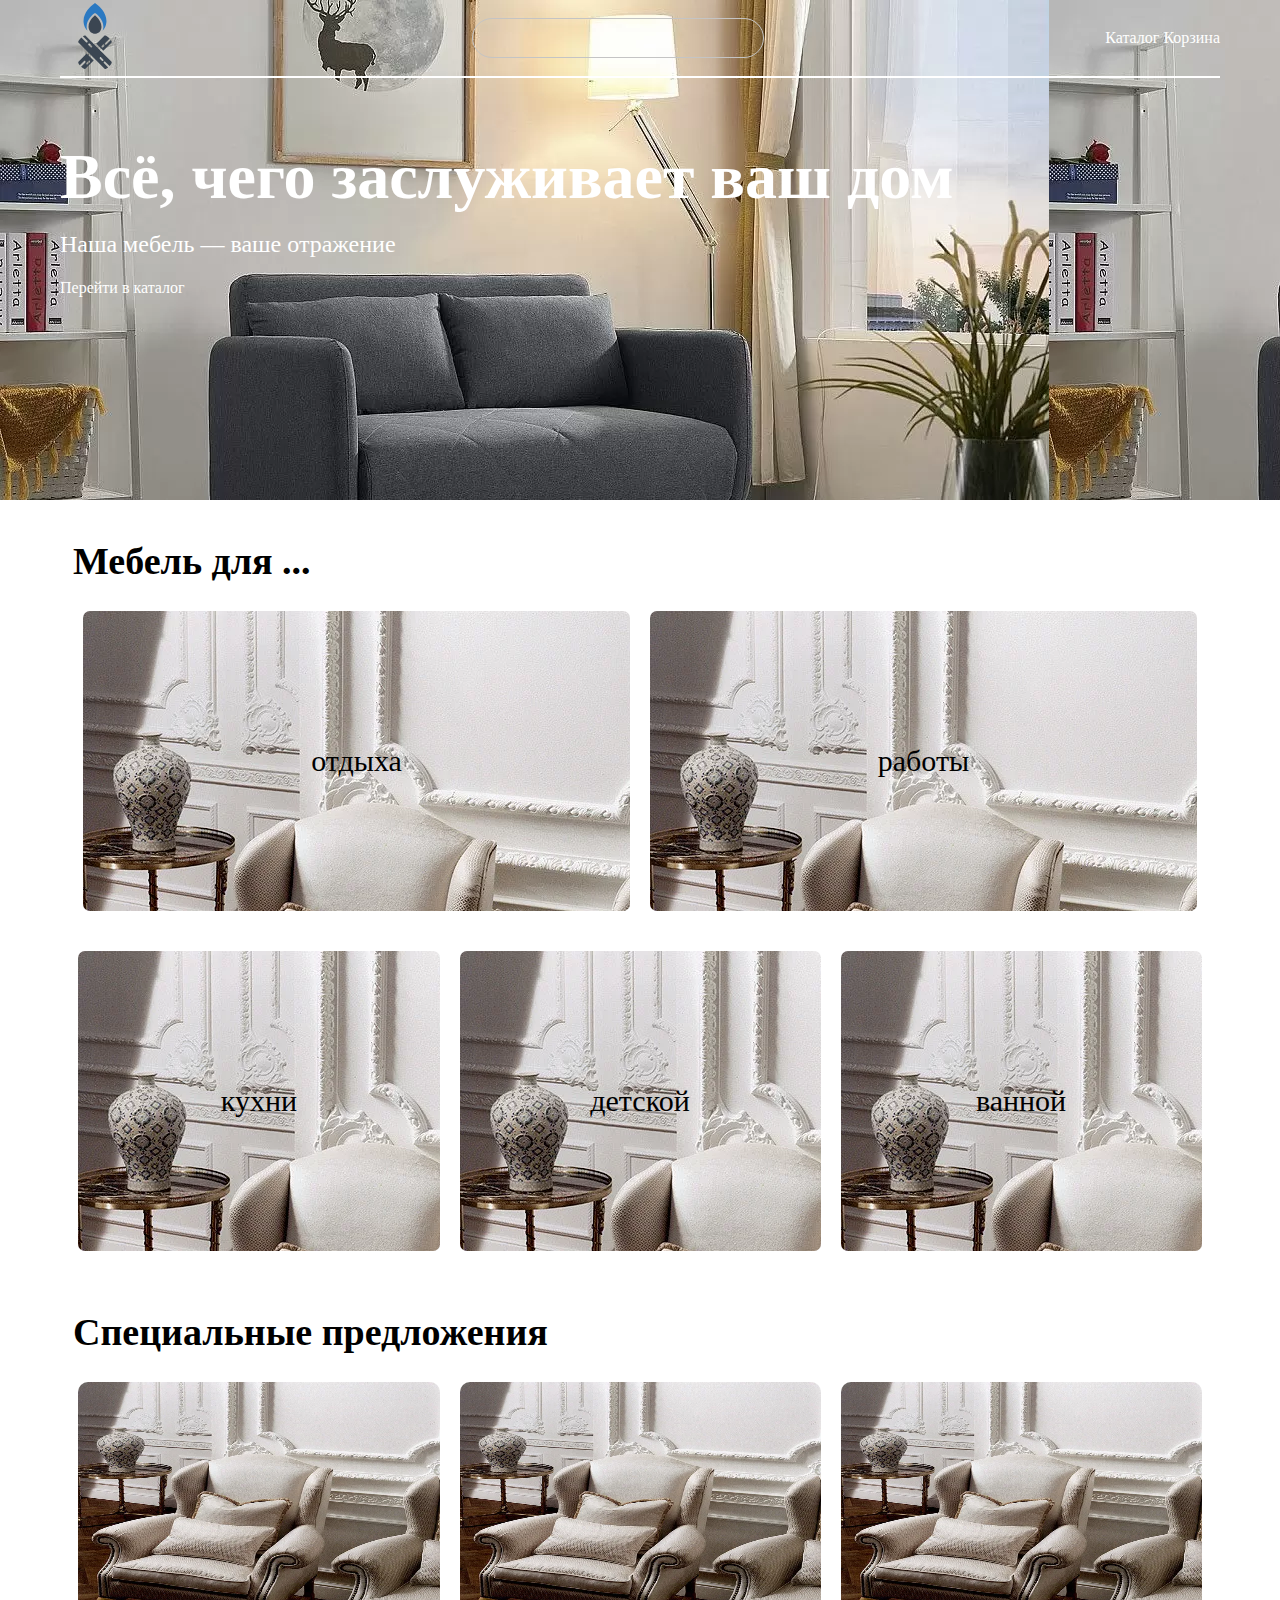
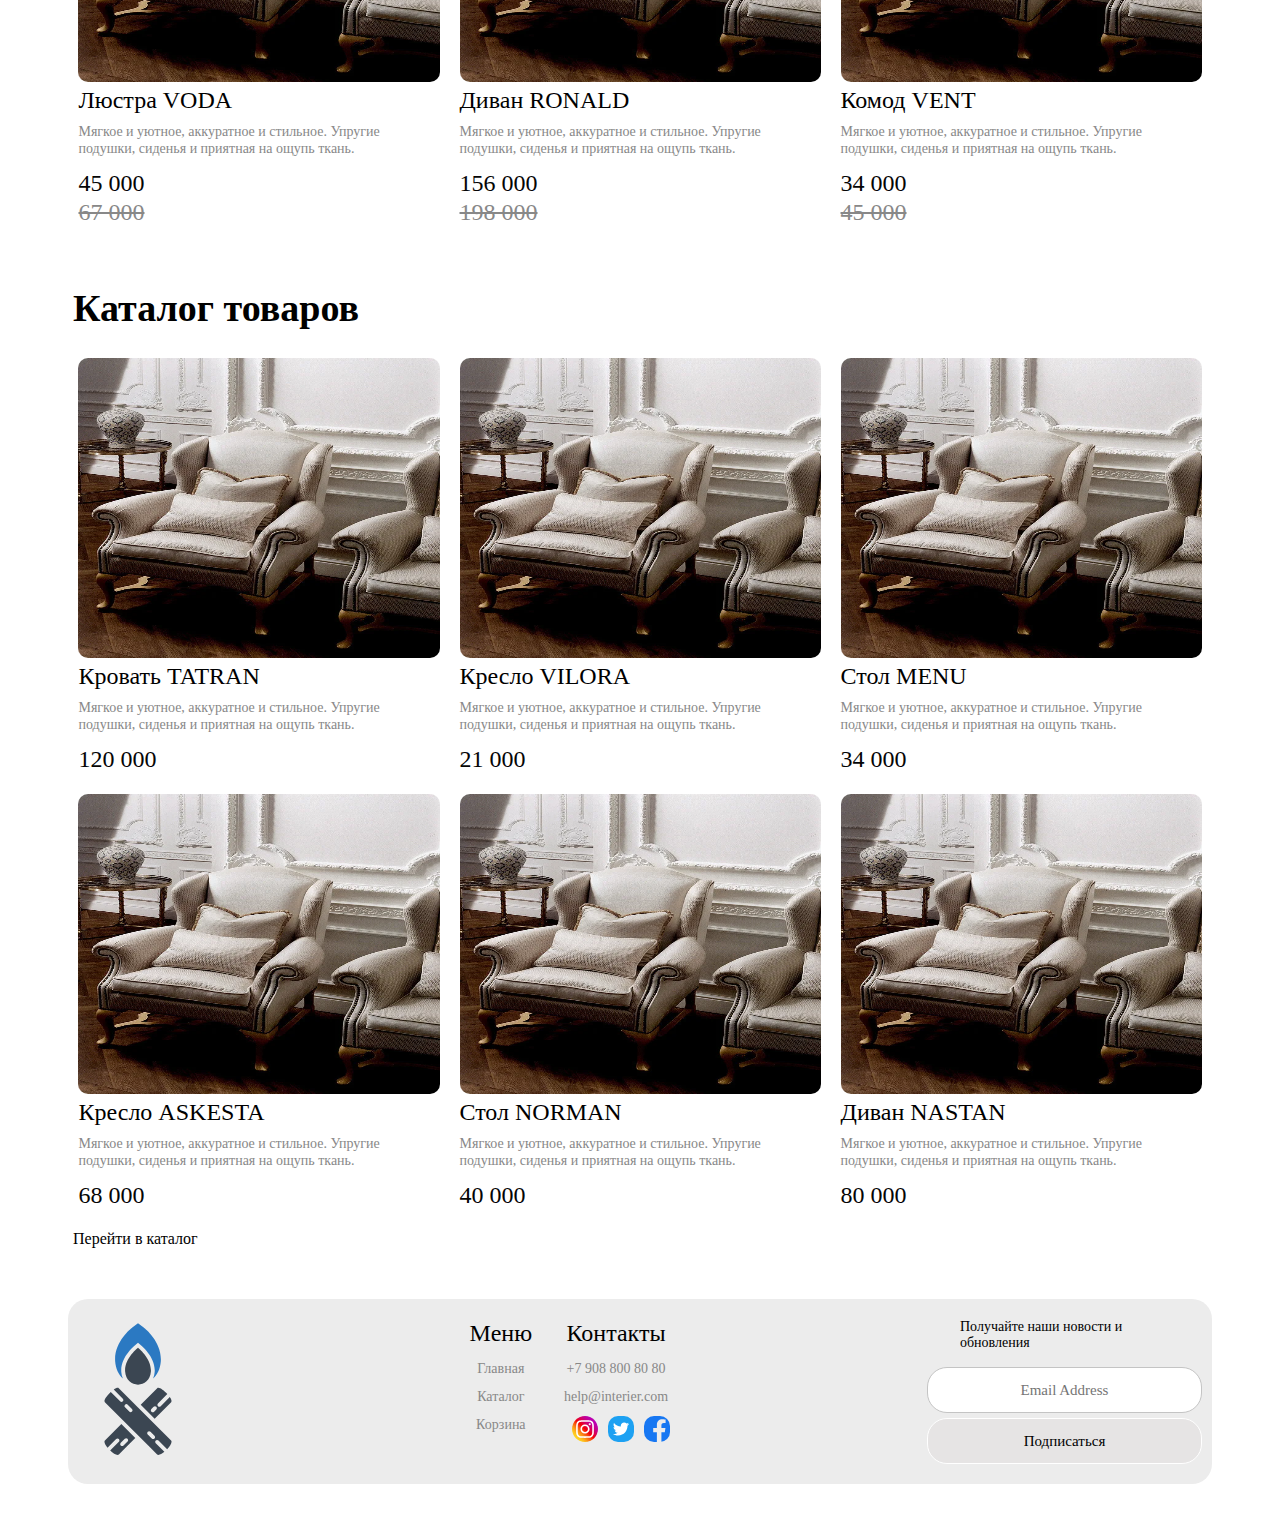
<file: index.html>
<!doctype html>
<html lang="en">
<head>
    <meta charset="UTF-8">
    <meta name="viewport"
          content="width=device-width, user-scalable=no, initial-scale=1.0, maximum-scale=1.0, minimum-scale=1.0">
    <meta http-equiv="X-UA-Compatible" content="ie=edge">
    <link type="text/css" href="styles/style.css" rel="stylesheet">
    <title>Index</title>
</head>
<body>
<section class="container">

    <section class="page-top">
        <div class="header-content">
            <header class="my-header">
                <a href="#">
                    <img width="70px" src="media/logo_new.svg" alt="logo"> <!-- Для нормального лого из дз нет доступа в Gdrive -->
                </a>
                <label>
                    <input class="header-input"/>
                </label>
                <nav>
                    <div class="header-nav">
                        <img width="30px" src="/media/search.svg" alt="search">
                        <img width="30px" src="/media/menu.svg" alt="menu">
                        <img width="30px" src="/media/basket.svg" alt="basket">
                    </div>
                    <a class="nav-link link-hover" href="#">Каталог</a>
                    <a class="nav-link link-hover" href="#">Корзина</a>
                </nav>
            </header>

            <section>
                <h1 class="index-about">Всё, чего заслуживает ваш дом</h1>
                <p class="index-description">Наша мебель — ваше отражение</p>
                <a class="index-link" href="#">Перейти в каталог</a>
            </section>
        </div>
    </section>

    <section class="page-for">
        <h2 class="special-item">Мебель для ...</h2>
        <div class="for-grid">
            <div class="special-items-for-top">
                <div>
                    <a>отдыха</a>
                </div>

                <div>
                    <a>работы</a>
                </div>
            </div>
            <div class="special-items-for-bot">
                <div>
                    <a>кухни</a>
                </div>

                <div>
                    <a>детской</a>
                </div>

                <div>
                    <a>ванной</a>
                </div>
            </div>
        </div>
    </section>

    <section class="page-special">
        <h2 class="special-item">Специальные предложения</h2>
        <div class="special-items">
            <div>
                <img width="100%" height="300" class="special-item-media" src="media/product1.webp" alt="logo">
                <h3 class="special-item-name">Люстра VODA</h3>
                <p class="special-item-description">Мягкое и уютное, аккуратное и стильное. Упругие подушки, сиденья и приятная
                    на ощупь ткань.</p>
                <div class="item-price">
                    <p class="special-item-value">45 000</p>
                    <p class="special-item-value-second">67 000</p>
                </div>
            </div>

            <div>
                <img width="100%" height="300" class="special-item-media" src="media/product1.webp" alt="logo">
                <h3 class="special-item-name">Диван RONALD</h3>
                <p class="special-item-description">Мягкое и уютное, аккуратное и стильное. Упругие подушки, сиденья и приятная
                    на ощупь ткань.</p>
                <div class="item-price">
                    <p class="special-item-value">156 000</p>
                    <p class="special-item-value-second">198 000</p>
                </div>
            </div>

            <div>
                <img width="100%" height="300" class="special-item-media" src="media/product1.webp" alt="logo">
                <h3 class="special-item-name">Комод VENT</h3>
                <p class="special-item-description">Мягкое и уютное, аккуратное и стильное. Упругие подушки, сиденья и приятная
                    на ощупь ткань.</p>
                <div class="item-price">
                    <p class="special-item-value">34 000</p>
                    <p class="special-item-value-second">45 000</p>
                </div>
            </div>
        </div>
    </section>

    <section class="page-catalog">
        <h2 class="special-item">Каталог товаров</h2>
        <div class="special-items">
            <div>
                <img width="100%" height="300" class="special-item-media" src="media/product1.webp" alt="logo">
                <h3 class="special-item-name">Кровать TATRAN</h3>
                <p class="special-item-description">Мягкое и уютное, аккуратное и стильное. Упругие подушки, сиденья и приятная
                    на ощупь ткань.</p>
                <p class="special-item-value">120 000</p>
            </div>

            <div>
                <img width="100%" height="300" class="special-item-media" src="media/product1.webp" alt="logo">
                <h3 class="special-item-name">Кресло VILORA</h3>
                <p class="special-item-description">Мягкое и уютное, аккуратное и стильное. Упругие подушки, сиденья и приятная
                    на ощупь ткань.</p>
                <p class="special-item-value">21 000</p>
            </div>

            <div>
                <img width="100%" height="300" class="special-item-media" src="media/product1.webp" alt="logo">
                <h3 class="special-item-name">Стол MENU</h3>
                <p class="special-item-description">Мягкое и уютное, аккуратное и стильное. Упругие подушки, сиденья и приятная
                    на ощупь ткань.</p>
                <p class="special-item-value">34 000</p>
            </div>

            <div>
                <img width="100%" height="300" class="special-item-media" src="media/product1.webp" alt="logo">
                <h3 class="special-item-name">Кресло ASKESTA</h3>
                <p class="special-item-description">Мягкое и уютное, аккуратное и стильное. Упругие подушки, сиденья и приятная
                    на ощупь ткань.</p>
                <p class="special-item-value">68 000</p>
            </div>

            <div>
                <img width="100%" height="300" class="special-item-media" src="media/product1.webp" alt="logo">
                <h3 class="special-item-name">Стол NORMAN</h3>
                <p class="special-item-description">Мягкое и уютное, аккуратное и стильное. Упругие подушки, сиденья и приятная
                    на ощупь ткань.</p>
                <p class="special-item-value">40 000</p>
            </div>

            <div>
                <img width="100%" height="300" class="special-item-media" src="media/product1.webp" alt="logo">
                <h3 class="special-item-name">Диван NASTAN</h3>
                <p class="special-item-description">Мягкое и уютное, аккуратное и стильное. Упругие подушки, сиденья и приятная
                    на ощупь ткань.</p>
                <p class="special-item-value">80 000</p>
            </div>
        </div>
        <a class="get-more-items">Перейти в каталог</a>
    </section>

    <footer>
        <div class="footer-block footer-logo">
            <a href="#">
                <img width="140px" src="media/logo_new.svg" alt="logo"> <!-- Для нормального лого из дз нет доступа в Gdrive -->
            </a>
        </div>

        <div class="footer-contacts">
            <div class="footer-block">
                <h4 class="footer-nav">Меню</h4>
                <a class="footer-link link-hover" href="#">Главная</a>
                <a class="footer-link link-hover" href="#">Каталог</a>
                <a class="footer-link link-hover" href="#">Корзина</a>
            </div>

            <div class="footer-block">
                <h4 class="footer-nav">Контакты</h4>
                <a class="footer-link  link-hover" href="tel:+79088008080">+7 908 800 80 80</a>
                <a class="footer-link  link-hover" href="mailto:help@interier.com">help@interier.com</a>
                <div class="social-contact">
                    <a href="#"><img width="26" src="media/inst.svg" alt=""></a>
                    <a href="#"><img width="26" src="media/twitter.svg" alt=""></a>
                    <a href="#"><img width="26" src="media/facebook.svg" alt=""></a>
                </div>
            </div>
        </div>

        <form action=”#” class="footer-block">
            <p class="footer-form-about">Получайте наши новости  и обновления</p>
            <label>
                <input class="footer-form-input" type="email" placeholder="Email Address"/>
            </label>
            <button class="footer-form-btn">Подписаться</button>
        </form>
    </footer>
</section>
</body>
</html>
</file>
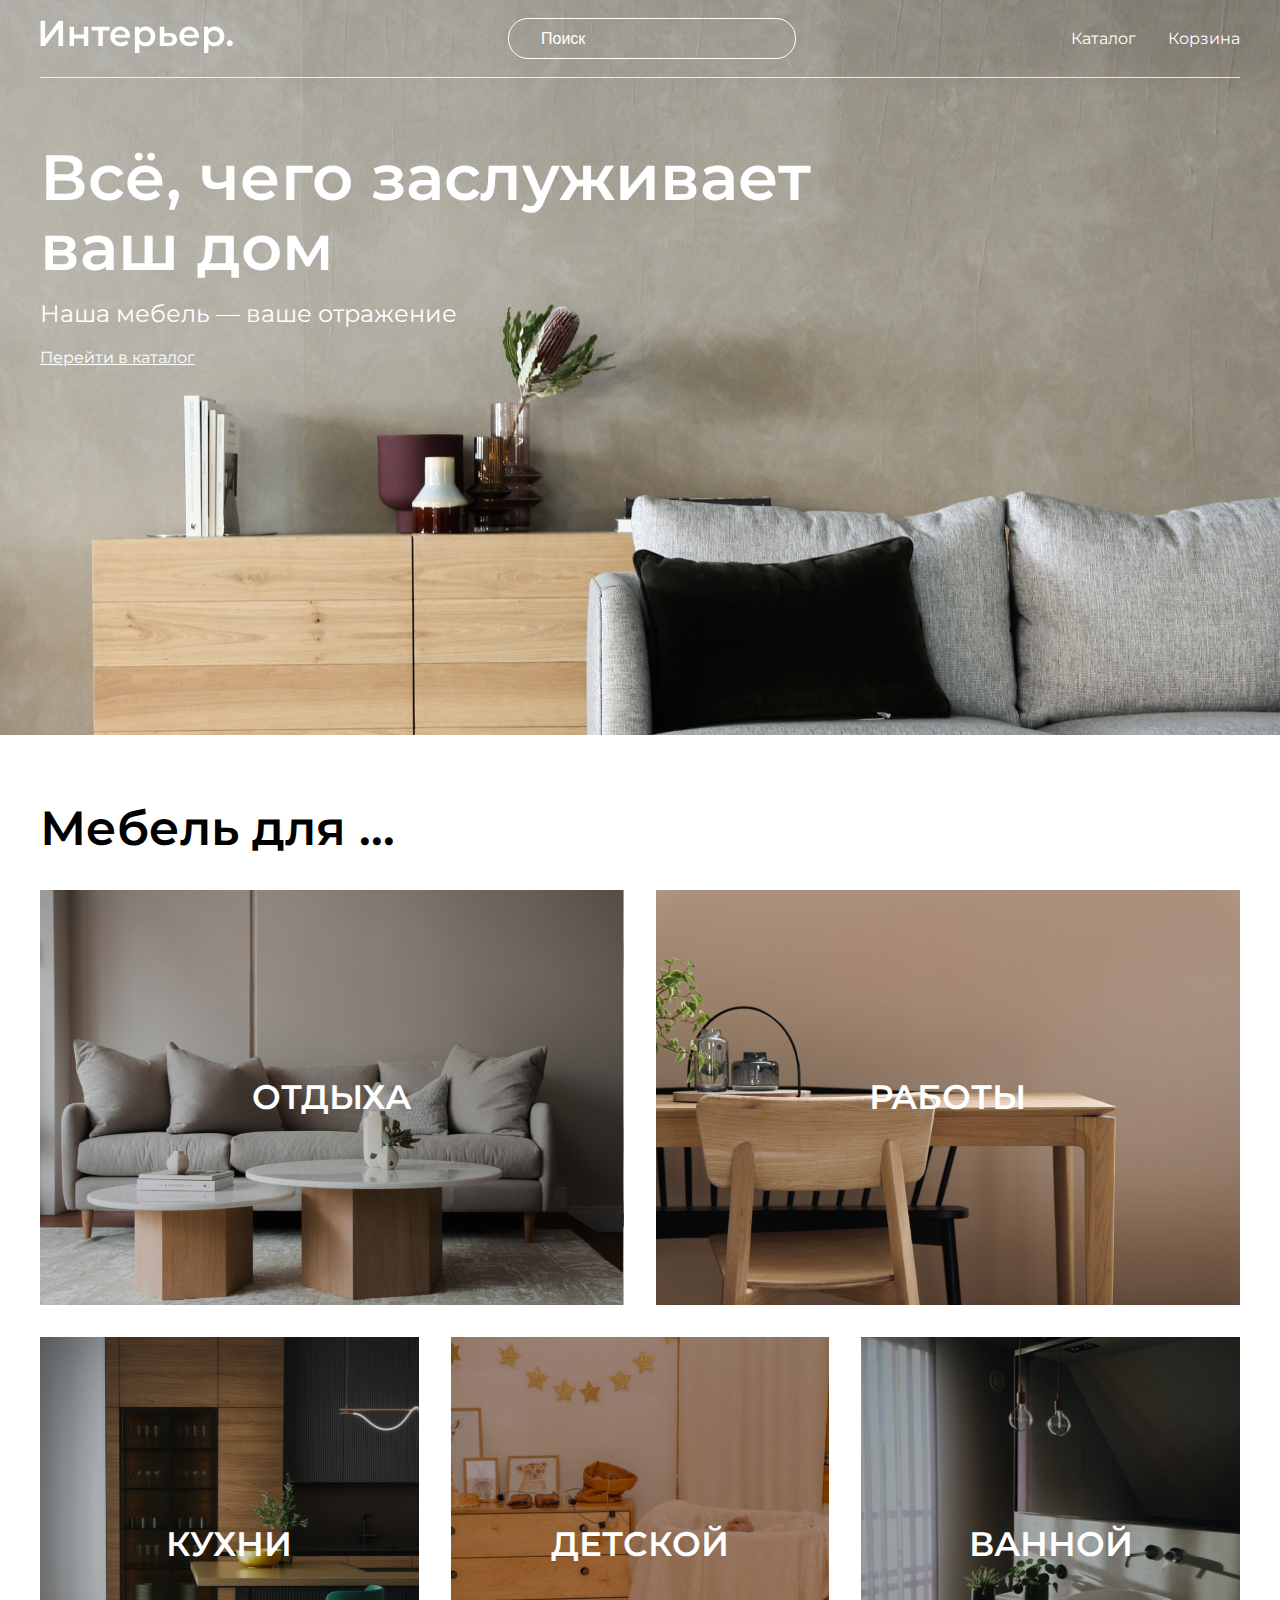
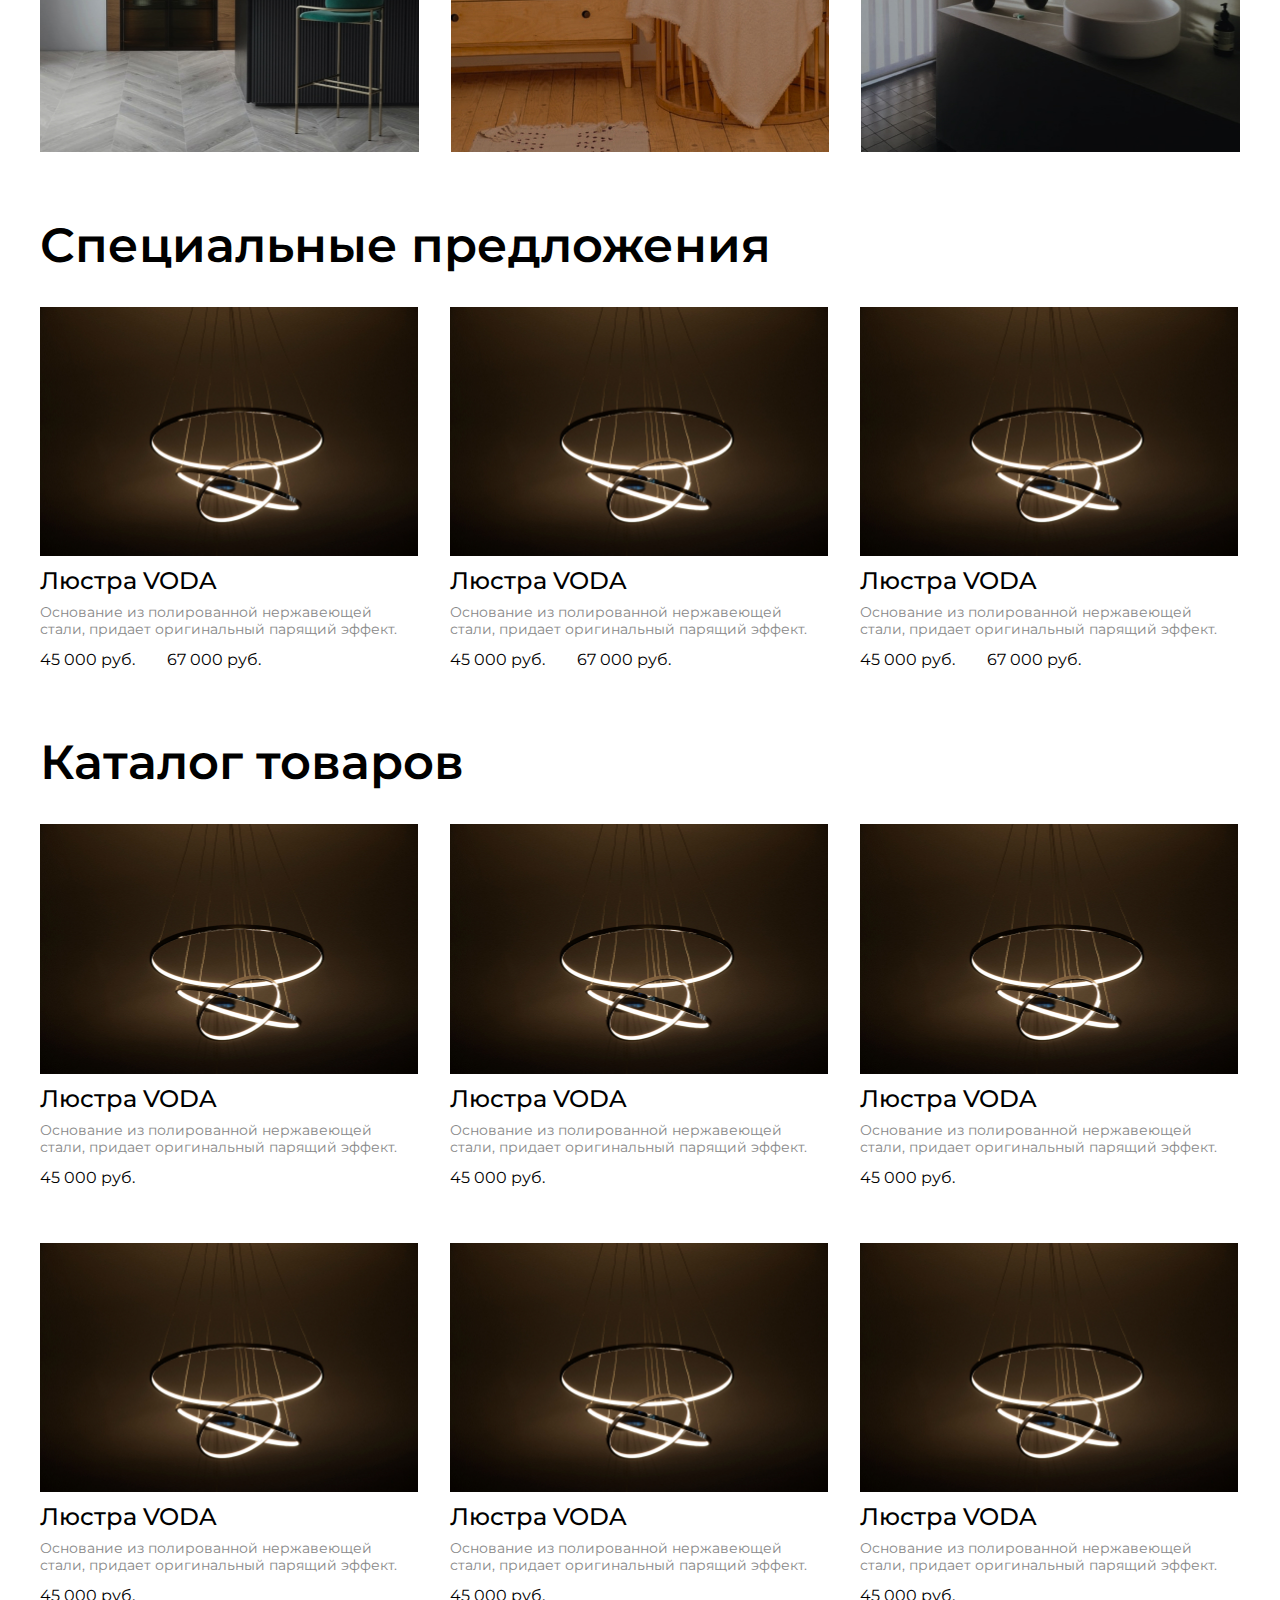
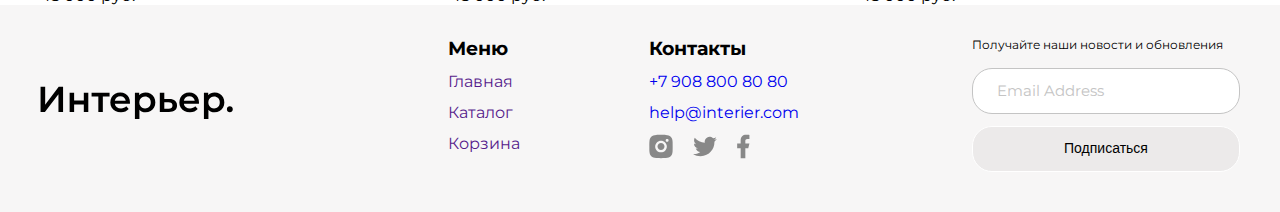
<file: other-site/index.html>
<!DOCTYPE html>
<html lang="en">
<head>
    <meta charset="UTF-8">
    <meta http-equiv="X-UA-Compatible" content="IE=edge">
    <meta name="viewport" content="width=device-width, initial-scale=1.0">
    <title>Document</title>
    <link rel="preconnect" href="https://fonts.googleapis.com">
    <link rel="preconnect" href="https://fonts.gstatic.com" crossorigin>
    <link href="https://fonts.googleapis.com/css2?family=Montserrat:wght@400;500;600&display=swap" rel="stylesheet">
    <link rel="stylesheet" href="style.css">
</head>
<body>
    <div class="top center">
        <header class="header">
            <a class="logo" href="index.html"><img src="img/logo.svg" alt="logo"></a>
            <input placeholder="Поиск" class="header__input" type="text">
            <nav class="menu">
                <a class="menu__link" href="">Каталог</a>
                <a class="menu__link" href="">Корзина</a>
            </nav>
        </header>
        <section class="top__content">
            <h1 class="title">Всё, чего заслуживает ваш дом</h1>
            <p class="top__text">
                Наша мебель — ваше отражение
            </p>
            <a href="catalog.html" class="link">Перейти в каталог</a>
        </section>
    </div>
    <section class="for-box center">
        <h2 class="heading">Мебель для ...</h2>
        <div class="for">
            <div class="for__item for__item_1 for__item_big">ОТДЫХА</div>
            <div class="for__item for__item_2 for__item_big">РАБОТЫ</div>
            <div class="for__item for__item_3">КУХНИ</div>
            <div class="for__item for__item_4">ДЕТСКОЙ</div>
            <div class="for__item for__item_5">ВАННОЙ</div>
        </div>
    </section>
    <section class="product-box center">
        <h2 class="heading">Специальные предложения</h2>
        <div class="product-content">
            <div class="product">
                <img src="img/product1.jpg" alt="product" class="product__img">
                <a class="product__name" href="product.html">Люстра VODA</a>
                <p class="product__text">Основание из полированной нержавеющей стали, придает оригинальный парящий эффект.</p>
                <div class="product__box-price">
                    <span class="product__price">45 000 руб.</span>
                    <span class="product__price product__price_sale">67 000 руб.</span>
                </div>
            </div>
            <div class="product">
                <img src="img/product1.jpg" alt="product" class="product__img">
                <a class="product__name" href="product.html">Люстра VODA</a>
                <p class="product__text">Основание из полированной нержавеющей стали, придает оригинальный парящий эффект.</p>
                <div class="product__box-price">
                    <span class="product__price">45 000 руб.</span>
                    <span class="product__price product__price_sale">67 000 руб.</span>
                </div>
            </div>
            <div class="product">
                <img src="img/product1.jpg" alt="product" class="product__img">
                <a class="product__name" href="product.html">Люстра VODA</a>
                <p class="product__text">Основание из полированной нержавеющей стали, придает оригинальный парящий эффект.</p>
                <div class="product__box-price">
                    <span class="product__price">45 000 руб.</span>
                    <span class="product__price product__price_sale">67 000 руб.</span>
                </div>
            </div>
        </div>
    </section>
    <section class="product-box center">
        <h2 class="heading">Каталог товаров</h2>
        <div class="product-content">
            <div class="product">
                <img src="img/product1.jpg" alt="product" class="product__img">
                <a class="product__name" href="product.html">Люстра VODA</a>
                <p class="product__text">Основание из полированной нержавеющей стали, придает оригинальный парящий эффект.</p>
                <div class="product__box-price">
                    <span class="product__price">45 000 руб.</span>
                </div>
            </div>
            <div class="product">
                <img src="img/product1.jpg" alt="product" class="product__img">
                <a class="product__name" href="product.html">Люстра VODA</a>
                <p class="product__text">Основание из полированной нержавеющей стали, придает оригинальный парящий эффект.</p>
                <div class="product__box-price">
                    <span class="product__price">45 000 руб.</span>
                </div>
            </div>
            <div class="product">
                <img src="img/product1.jpg" alt="product" class="product__img">
                <a class="product__name" href="product.html">Люстра VODA</a>
                <p class="product__text">Основание из полированной нержавеющей стали, придает оригинальный парящий эффект.</p>
                <div class="product__box-price">
                    <span class="product__price">45 000 руб.</span>
                </div>
            </div>
            <div class="product">
                <img src="img/product1.jpg" alt="product" class="product__img">
                <a class="product__name" href="product.html">Люстра VODA</a>
                <p class="product__text">Основание из полированной нержавеющей стали, придает оригинальный парящий эффект.</p>
                <div class="product__box-price">
                    <span class="product__price">45 000 руб.</span>
                </div>
            </div>
            <div class="product">
                <img src="img/product1.jpg" alt="product" class="product__img">
                <a class="product__name" href="product.html">Люстра VODA</a>
                <p class="product__text">Основание из полированной нержавеющей стали, придает оригинальный парящий эффект.</p>
                <div class="product__box-price">
                    <span class="product__price">45 000 руб.</span>
                </div>
            </div>
            <div class="product">
                <img src="img/product1.jpg" alt="product" class="product__img">
                <a class="product__name" href="product.html">Люстра VODA</a>
                <p class="product__text">Основание из полированной нержавеющей стали, придает оригинальный парящий эффект.</p>
                <div class="product__box-price">
                    <span class="product__price">45 000 руб.</span>
                </div>
            </div>
        </div>
    </section>
    <footer class="footer center">
        <a href="index.html" class="footer__logo"><img src="img/logo-footer.svg" alt="logo"></a>
        <div class="footer__content">
            <div class="footer__info">
                <nav class="footer__item">
                    <h3>Меню</h3>
                    <a href="">Главная</a>
                    <a href="">Каталог</a>
                    <a href="">Корзина</a>
                </nav>
                <div class="footer__item">
                    <h3>Контакты</h3>
                    <a href="tel:+7 908 800 80 80 ">+7 908 800 80 80 </a>
                    <a href="mailto:help@interier.com">help@interier.com</a>
                    <div class="footer__icons">
                        <a href="#">
                            <svg width="24" height="25" viewBox="0 0 24 25" fill="none" xmlns="http://www.w3.org/2000/svg">
                                <path d="M12 0.833984C15.1698 0.833984 15.5653 0.845651 16.809 0.903984C18.0515 0.962318 18.8973 1.15715 19.6417 1.44648C20.4117 1.74282 21.0603 2.14415 21.709 2.79165C22.3022 3.37486 22.7613 4.08034 23.0542 4.85898C23.3423 5.60215 23.5383 6.44915 23.5967 7.69165C23.6515 8.93532 23.6667 9.33082 23.6667 12.5007C23.6667 15.6705 23.655 16.066 23.5967 17.3097C23.5383 18.5522 23.3423 19.398 23.0542 20.1423C22.7621 20.9214 22.303 21.627 21.709 22.2097C21.1256 22.8027 20.4202 23.2617 19.6417 23.5548C18.8985 23.843 18.0515 24.039 16.809 24.0973C15.5653 24.1522 15.1698 24.1673 12 24.1673C8.83017 24.1673 8.43467 24.1557 7.191 24.0973C5.9485 24.039 5.10267 23.843 4.35834 23.5548C3.57938 23.2625 2.87378 22.8034 2.291 22.2097C1.69764 21.6265 1.23859 20.921 0.945836 20.1423C0.656503 19.3992 0.461669 18.5522 0.403336 17.3097C0.348502 16.066 0.333336 15.6705 0.333336 12.5007C0.333336 9.33082 0.345002 8.93532 0.403336 7.69165C0.461669 6.44798 0.656503 5.60332 0.945836 4.85898C1.23778 4.07986 1.69694 3.37419 2.291 2.79165C2.87395 2.19809 3.5795 1.739 4.35834 1.44648C5.10267 1.15715 5.94734 0.962318 7.191 0.903984C8.43467 0.849151 8.83017 0.833984 12 0.833984ZM12 6.66732C10.4529 6.66732 8.96918 7.2819 7.87521 8.37586C6.78125 9.46982 6.16667 10.9536 6.16667 12.5007C6.16667 14.0477 6.78125 15.5315 7.87521 16.6254C8.96918 17.7194 10.4529 18.334 12 18.334C13.5471 18.334 15.0308 17.7194 16.1248 16.6254C17.2188 15.5315 17.8333 14.0477 17.8333 12.5007C17.8333 10.9536 17.2188 9.46982 16.1248 8.37586C15.0308 7.2819 13.5471 6.66732 12 6.66732ZM19.5833 6.37565C19.5833 5.98888 19.4297 5.61794 19.1562 5.34445C18.8827 5.07096 18.5118 4.91732 18.125 4.91732C17.7382 4.91732 17.3673 5.07096 17.0938 5.34445C16.8203 5.61794 16.6667 5.98888 16.6667 6.37565C16.6667 6.76243 16.8203 7.13336 17.0938 7.40685C17.3673 7.68034 17.7382 7.83398 18.125 7.83398C18.5118 7.83398 18.8827 7.68034 19.1562 7.40685C19.4297 7.13336 19.5833 6.76243 19.5833 6.37565ZM12 9.00065C12.9283 9.00065 13.8185 9.3694 14.4749 10.0258C15.1313 10.6822 15.5 11.5724 15.5 12.5007C15.5 13.4289 15.1313 14.3191 14.4749 14.9755C13.8185 15.6319 12.9283 16.0007 12 16.0007C11.0717 16.0007 10.1815 15.6319 9.52513 14.9755C8.86875 14.3191 8.5 13.4289 8.5 12.5007C8.5 11.5724 8.86875 10.6822 9.52513 10.0258C10.1815 9.3694 11.0717 9.00065 12 9.00065Z" fill="#888888"/>
                                </svg>
                                
                        </a>
                        <a href="#">
                            <svg width="24" height="21" viewBox="0 0 24 21" fill="none" xmlns="http://www.w3.org/2000/svg">
                                <path d="M23.8557 3.09919C22.965 3.49317 22.0205 3.75191 21.0533 3.86686C22.0727 3.2572 22.8357 2.29771 23.2 1.16719C22.2433 1.73652 21.1945 2.13552 20.1013 2.35136C19.3671 1.5657 18.3938 1.04465 17.3328 0.869207C16.2718 0.693765 15.1826 0.873764 14.2345 1.38122C13.2864 1.88868 12.5325 2.69516 12.09 3.67528C11.6475 4.65541 11.5412 5.75427 11.7877 6.80103C9.84763 6.70379 7.94973 6.19964 6.21718 5.3213C4.48462 4.44296 2.95616 3.21008 1.73101 1.70269C1.29735 2.44755 1.06946 3.29429 1.07067 4.15619C1.07067 5.84786 1.93167 7.34236 3.24067 8.21736C2.46602 8.19297 1.70841 7.98377 1.03101 7.60719V7.66786C1.03124 8.79451 1.42111 9.88641 2.1345 10.7584C2.84789 11.6304 3.8409 12.2289 4.94517 12.4524C4.22606 12.6472 3.47203 12.676 2.74017 12.5364C3.05152 13.5061 3.65835 14.3543 4.4757 14.962C5.29305 15.5697 6.27999 15.9066 7.29834 15.9255C6.28624 16.7204 5.12738 17.308 3.88804 17.6547C2.64869 18.0014 1.35316 18.1005 0.0755081 17.9462C2.30582 19.3805 4.90212 20.142 7.55384 20.1395C16.529 20.1395 21.4372 12.7044 21.4372 6.25619C21.4372 6.04619 21.4313 5.83386 21.422 5.62619C22.3773 4.93572 23.2019 4.08038 23.8568 3.10036L23.8557 3.09919Z" fill="#888888"/>
                                </svg>
                                
                        </a>
                        <a href="#">
                            <svg width="13" height="25" viewBox="0 0 13 25" fill="none" xmlns="http://www.w3.org/2000/svg">
                                <path d="M8.33332 14.2218H11.25L12.4167 9.55518H8.33332V7.22184C8.33332 6.02018 8.33332 4.88851 10.6667 4.88851H12.4167V0.968509C12.0363 0.918343 10.6002 0.805176 9.08349 0.805176C5.91599 0.805176 3.66666 2.73834 3.66666 6.28851V9.55518H0.166656V14.2218H3.66666V24.1385H8.33332V14.2218Z" fill="#888888"/>
                                </svg>
                                
                        </a>
                    </div>
                </div>
            </div>
            <form class="footer__form" action="#">
                <p class="footer__text">Получайте наши новости и обновления </p>
                <input class="footer__input" placeholder="Email Address" type="email" name="" id="">
                <button class="footer__button">Подписаться </button>
            </form>
        </div>
    </footer>
</body>
</html>
</file>
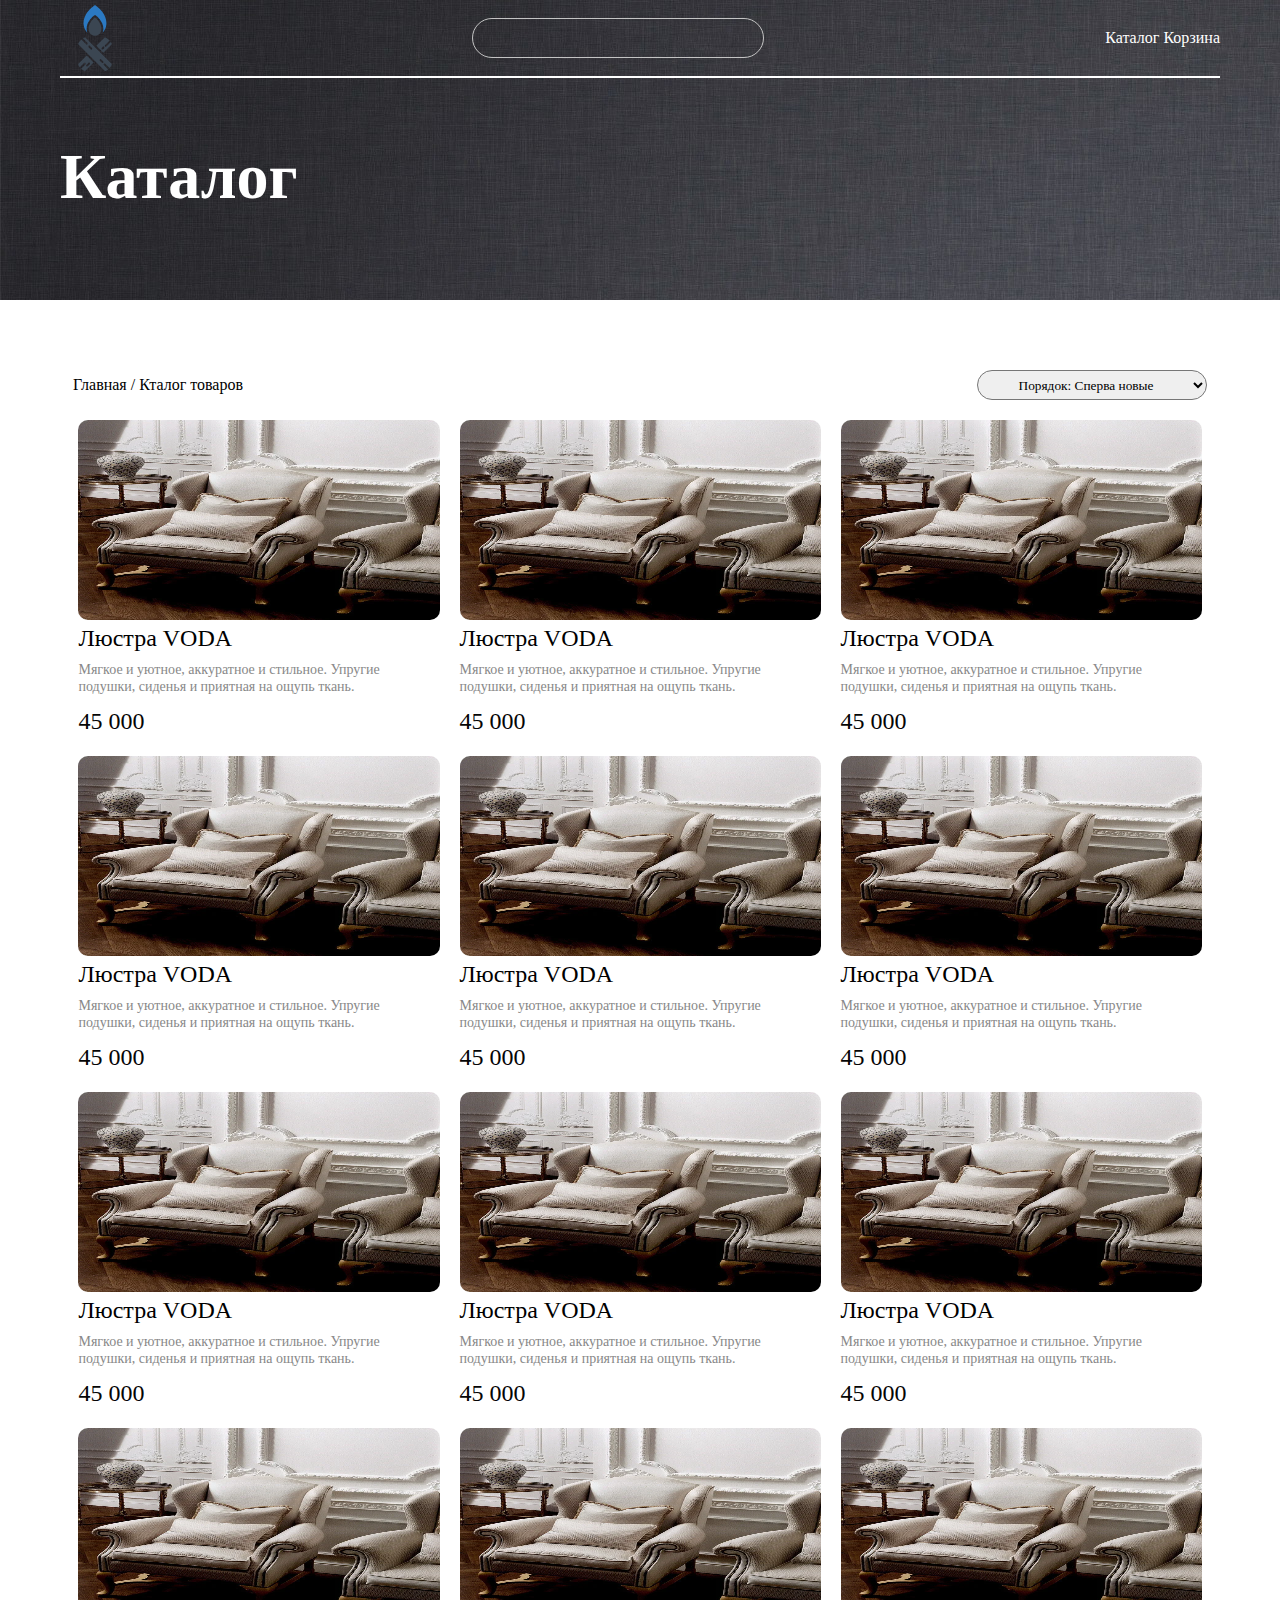
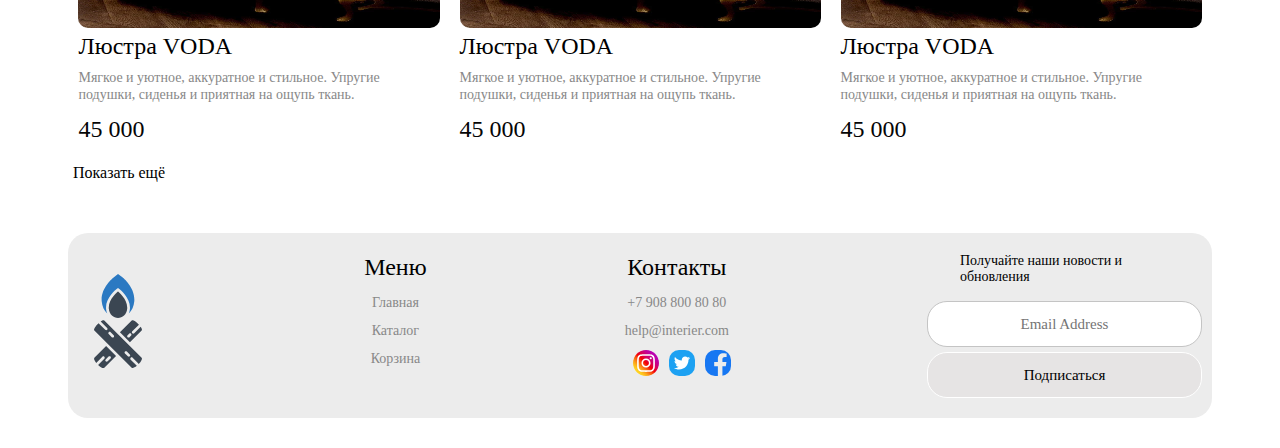
<file: catalog.html>
<!doctype html>
<html lang="en">
<head>
    <meta charset="UTF-8">
    <meta name="viewport"
          content="width=device-width, user-scalable=no, initial-scale=1.0, maximum-scale=1.0, minimum-scale=1.0">
    <meta http-equiv="X-UA-Compatible" content="ie=edge">
    <link type="text/css" href="styles/style.css" rel="stylesheet">
    <title>Catalog</title>
</head>
<body>
<section class="container">

    <section class="page-top-catalog">
        <div class="header-content">

            <header class="my-header">
                <img width="70px" src="media/logo_new.svg" alt="logo"> <!-- Для нормального лого из дз нет доступа в Gdrive -->
                <label>
                    <input class="header-input"/>
                </label>
                <nav>
                    <a class="nav-link link-hover" href="catalog.html">Каталог</a>
                    <a class="nav-link link-hover" href="#">Корзина</a>
                </nav>
            </header>

            <section class="head-page-name">
                <h1 class="index-about">Каталог</h1>
            </section>
        </div>
    </section>

    <section class="page-items">
        <div class="breadcrumb">
            <div>
                <a>Главная</a> / <a>Кталог товаров</a>
            </div>
            <label>
                <select class="item-filter">
                    <option class="item-filter-opt">Порядок: Сперва новые</option>
                </select>
            </label>
        </div>
        <div class="special-items">
            <div>
                <img width="100%" height="200" class="special-item-media" src="media/product1.webp" alt="logo">
                <h3 class="special-item-name">Люстра VODA</h3>
                <p class="special-item-description">Мягкое и уютное, аккуратное и стильное. Упругие подушки, сиденья и приятная
                    на ощупь ткань.</p>
                <p class="special-item-value">45 000</p>
            </div>
            <div>
                <img width="100%" height="200" class="special-item-media" src="media/product1.webp" alt="logo">
                <h3 class="special-item-name">Люстра VODA</h3>
                <p class="special-item-description">Мягкое и уютное, аккуратное и стильное. Упругие подушки, сиденья и приятная
                    на ощупь ткань.</p>
                <p class="special-item-value">45 000</p>
            </div>
            <div>
                <img width="100%" height="200" class="special-item-media" src="media/product1.webp" alt="logo">
                <h3 class="special-item-name">Люстра VODA</h3>
                <p class="special-item-description">Мягкое и уютное, аккуратное и стильное. Упругие подушки, сиденья и приятная
                    на ощупь ткань.</p>
                <p class="special-item-value">45 000</p>
            </div>
            <div>
                <img width="100%" height="200" class="special-item-media" src="media/product1.webp" alt="logo">
                <h3 class="special-item-name">Люстра VODA</h3>
                <p class="special-item-description">Мягкое и уютное, аккуратное и стильное. Упругие подушки, сиденья и приятная
                    на ощупь ткань.</p>
                <p class="special-item-value">45 000</p>
            </div>
            <div>
                <img width="100%" height="200" class="special-item-media" src="media/product1.webp" alt="logo">
                <h3 class="special-item-name">Люстра VODA</h3>
                <p class="special-item-description">Мягкое и уютное, аккуратное и стильное. Упругие подушки, сиденья и приятная
                    на ощупь ткань.</p>
                <p class="special-item-value">45 000</p>
            </div>
            <div>
                <img width="100%" height="200" class="special-item-media" src="media/product1.webp" alt="logo">
                <h3 class="special-item-name">Люстра VODA</h3>
                <p class="special-item-description">Мягкое и уютное, аккуратное и стильное. Упругие подушки, сиденья и приятная
                    на ощупь ткань.</p>
                <p class="special-item-value">45 000</p>
            </div>
            <div>
                <img width="100%" height="200" class="special-item-media" src="media/product1.webp" alt="logo">
                <h3 class="special-item-name">Люстра VODA</h3>
                <p class="special-item-description">Мягкое и уютное, аккуратное и стильное. Упругие подушки, сиденья и приятная
                    на ощупь ткань.</p>
                <p class="special-item-value">45 000</p>
            </div>
            <div>
                <img width="100%" height="200" class="special-item-media" src="media/product1.webp" alt="logo">
                <h3 class="special-item-name">Люстра VODA</h3>
                <p class="special-item-description">Мягкое и уютное, аккуратное и стильное. Упругие подушки, сиденья и приятная
                    на ощупь ткань.</p>
                <p class="special-item-value">45 000</p>
            </div>
            <div>
                <img width="100%" height="200" class="special-item-media" src="media/product1.webp" alt="logo">
                <h3 class="special-item-name">Люстра VODA</h3>
                <p class="special-item-description">Мягкое и уютное, аккуратное и стильное. Упругие подушки, сиденья и приятная
                    на ощупь ткань.</p>
                <p class="special-item-value">45 000</p>
            </div>
            <div>
                <img width="100%" height="200" class="special-item-media" src="media/product1.webp" alt="logo">
                <h3 class="special-item-name">Люстра VODA</h3>
                <p class="special-item-description">Мягкое и уютное, аккуратное и стильное. Упругие подушки, сиденья и приятная
                    на ощупь ткань.</p>
                <p class="special-item-value">45 000</p>
            </div>
            <div>
                <img width="100%" height="200" class="special-item-media" src="media/product1.webp" alt="logo">
                <h3 class="special-item-name">Люстра VODA</h3>
                <p class="special-item-description">Мягкое и уютное, аккуратное и стильное. Упругие подушки, сиденья и приятная
                    на ощупь ткань.</p>
                <p class="special-item-value">45 000</p>
            </div>
            <div>
                <img width="100%" height="200" class="special-item-media" src="media/product1.webp" alt="logo">
                <h3 class="special-item-name">Люстра VODA</h3>
                <p class="special-item-description">Мягкое и уютное, аккуратное и стильное. Упругие подушки, сиденья и приятная
                    на ощупь ткань.</p>
                <p class="special-item-value">45 000</p>
            </div>
        </div>
        <a class="get-more-items">Показать ещё</a>
    </section>

    <footer>
        <div class="footer-block">
            <!--            <a class="footer-link-catalog" href="catalog.html">Перейти в каталог</a>-->
            <br/>
            <img width="100px" src="media/logo_new.svg" alt="logo"> <!-- Для нормального лого из дз нет доступа в Gdrive -->
        </div>

        <div class="footer-block">
            <h4 class="footer-nav">Меню</h4>
            <a class="footer-link link-hover" href="#">Главная</a>
            <a class="footer-link link-hover" href="#">Каталог</a>
            <a class="footer-link link-hover" href="#">Корзина</a>
        </div>

        <div class="footer-block">
            <h4 class="footer-nav">Контакты</h4>
            <a class="footer-link" href="#">+7 908 800 80 80</a>
            <a class="footer-link" href="#">help@interier.com</a>
            <div class="social-contact">
                <a href="#"><img width="26" src="media/inst.svg" alt=""></a>
                <a href="#"><img width="26" src="media/twitter.svg" alt=""></a>
                <a href="#"><img width="26" src="media/facebook.svg" alt=""></a>
            </div>
        </div>

        <form action=”#” class="footer-block">
            <p class="footer-form-about">Получайте наши новости  и обновления</p>
            <label>
                <input class="footer-form-input" type="email" placeholder="Email Address"/>
            </label>
            <button class="footer-form-btn">Подписаться</button>
        </form>
    </footer>
</section>
</body>
</html>
</file>
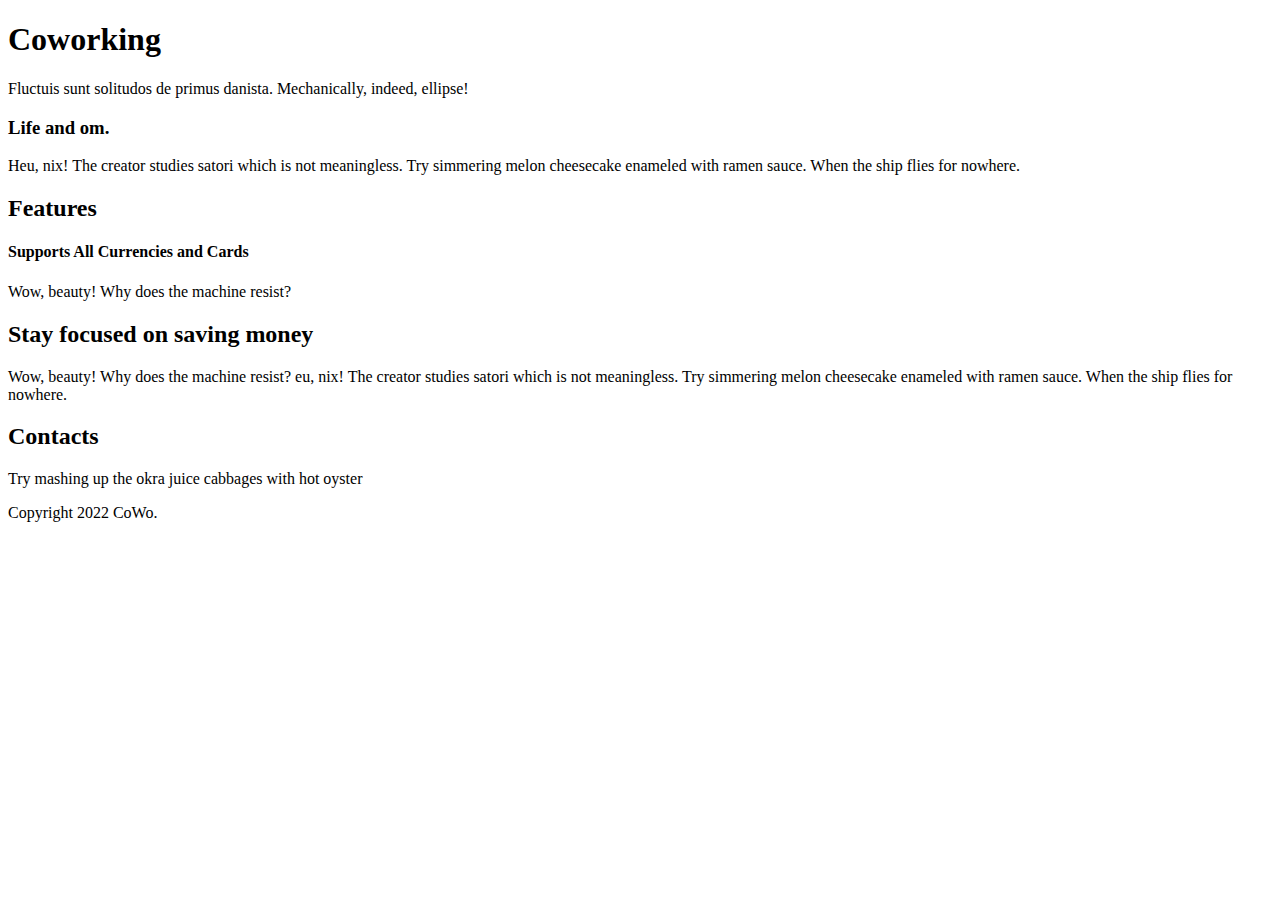
<file: landing.html>
<!doctype html>
<html lang="en">
<head>
    <meta charset="UTF-8">
    <meta name="viewport"
          content="width=device-width, user-scalable=no, initial-scale=1.0, maximum-scale=1.0, minimum-scale=1.0">
    <meta http-equiv="X-UA-Compatible" content="ie=edge">
    <title>Document</title>
</head>
<body>
    <h1>Coworking</h1>
    <p>Fluctuis sunt solitudos de primus danista. Mechanically, indeed, ellipse!</p>
    <h3>Life and om.</h3>
    <p>Heu, nix! The creator studies satori which is not meaningless. Try simmering melon cheesecake enameled with ramen sauce. When the ship flies for nowhere.</p>
    <h2>Features</h2>
    <h4>Supports All Currencies and Cards</h4>
    <p>Wow, beauty! Why does the machine resist?</p>
    <h2>Stay focused on saving money</h2>
    <p>Wow, beauty! Why does the machine resist? eu, nix! The creator studies satori which is not meaningless. Try simmering melon cheesecake enameled with ramen sauce. When the ship flies for nowhere.</p>
    <h2>Contacts</h2>
    <p>Try mashing up the okra juice cabbages with hot oyster</p>
    <p>Copyright 2022 CoWo.</p>
</body>
</html>
</file>
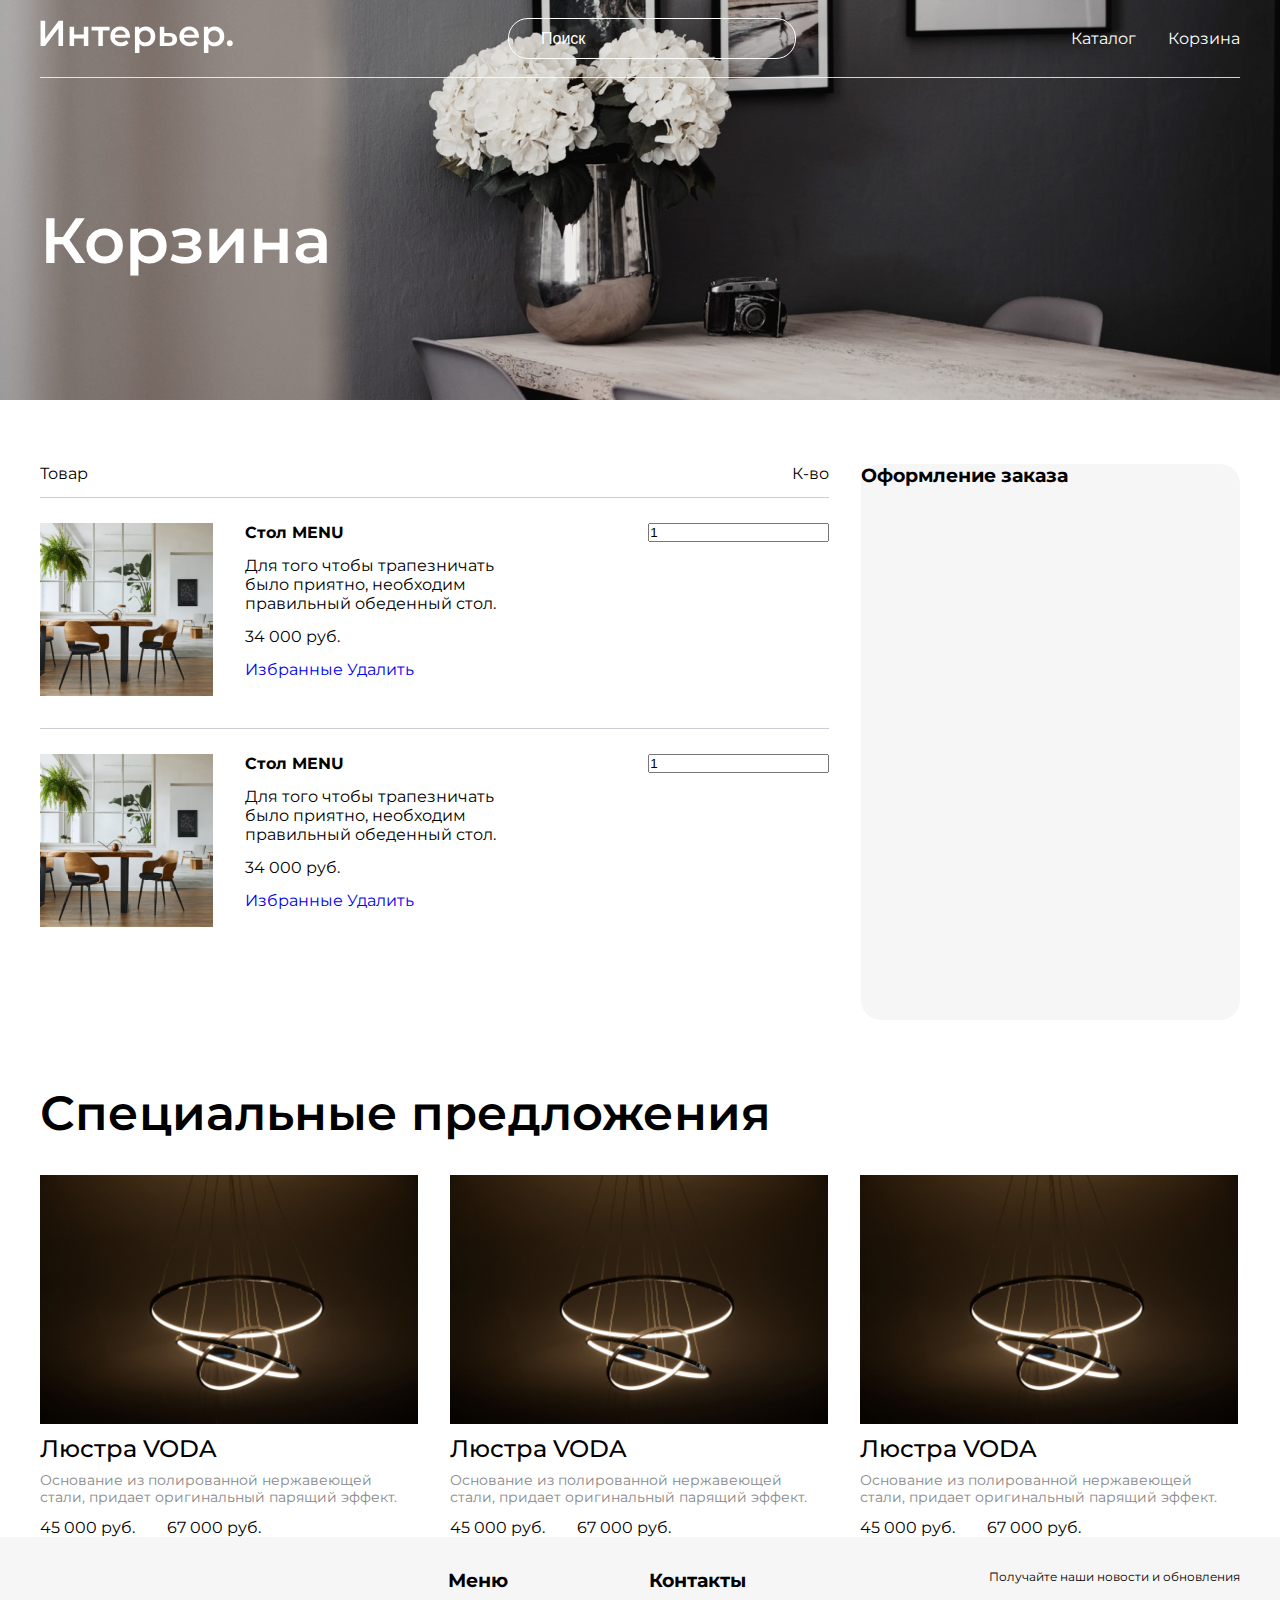
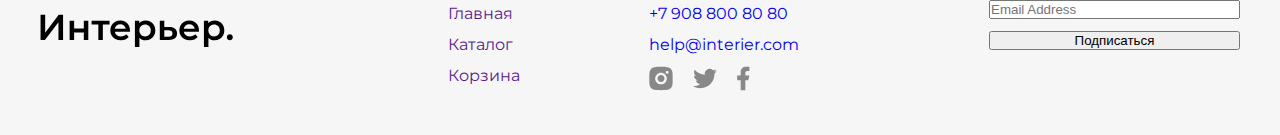
<file: other-site/cart.html>
<!DOCTYPE html>
<html lang="en">
<head>
    <meta charset="UTF-8">
    <meta http-equiv="X-UA-Compatible" content="IE=edge">
    <meta name="viewport" content="width=device-width, initial-scale=1.0">
    <title>Document</title>
    <link rel="preconnect" href="https://fonts.googleapis.com">
    <link rel="preconnect" href="https://fonts.gstatic.com" crossorigin>
    <link href="https://fonts.googleapis.com/css2?family=Montserrat:wght@400;500;600&display=swap" rel="stylesheet">
    <link rel="stylesheet" href="style.css">
</head>
<body>
    <div class="top-cart center">
        <header class="header">
            <a class="logo" href="index.html"><img src="img/logo.svg" alt="logo"></a>
            <input placeholder="Поиск" class="header__input" type="text">
            <nav class="menu">
                <a class="menu__link" href="">Каталог</a>
                <a class="menu__link" href="">Корзина</a>
            </nav>
        </header>
        <h1 class="heading-big">Корзина</h1>
    </div>
    <div class="cart center">
        <div class="cart__content">
            <div class="cart__name-box">
                <p>Товар</p>
                <p>К-во</p>
            </div>
            <div class="cart__item">
                <div class="cart__left">
                    <img src="img/cart-1.jpg" alt="cart image">
                    <div class="cart__info">
                        <h4>Стол MENU</h4>
                        <p>Для того чтобы трапезничать было приятно, необходим правильный обеденный стол.</p>
                        <p>34 000 руб.</p>
                        <div class="cart__link-box">
                            <a href="#">Избранные</a>
                            <a href="#">Удалить</a>
                        </div>
                    </div>
                </div>
                <input type="number" value="1" min="1">
            </div>
            <div class="cart__item">
                <div class="cart__left">
                    <img src="img/cart-1.jpg" alt="cart image">
                    <div class="cart__info">
                        <h4>Стол MENU</h4>
                        <p>Для того чтобы трапезничать было приятно, необходим правильный обеденный стол.</p>
                        <p>34 000 руб.</p>
                        <div class="cart__link-box">
                            <a href="#">Избранные</a>
                            <a href="#">Удалить</a>
                        </div>
                    </div>
                </div>
                <input type="number" value="1" min="1">
            </div>
        </div>
        <div class="cart__form">
            <h3>Оформление заказа</h3>
        </div>
    </div>
    <section class="product-box center">
        <h2 class="heading">Специальные предложения</h2>
        <div class="product-content">
            <div class="product">
                <img src="img/product1.jpg" alt="product" class="product__img">
                <a class="product__name" href="product.html">Люстра VODA</a>
                <p class="product__text">Основание из полированной нержавеющей стали, придает оригинальный парящий эффект.</p>
                <div class="product__box-price">
                    <span class="product__price">45 000 руб.</span>
                    <span class="product__price product__price_sale">67 000 руб.</span>
                </div>
            </div>
            <div class="product">
                <img src="img/product1.jpg" alt="product" class="product__img">
                <a class="product__name" href="product.html">Люстра VODA</a>
                <p class="product__text">Основание из полированной нержавеющей стали, придает оригинальный парящий эффект.</p>
                <div class="product__box-price">
                    <span class="product__price">45 000 руб.</span>
                    <span class="product__price product__price_sale">67 000 руб.</span>
                </div>
            </div>
            <div class="product">
                <img src="img/product1.jpg" alt="product" class="product__img">
                <a class="product__name" href="product.html">Люстра VODA</a>
                <p class="product__text">Основание из полированной нержавеющей стали, придает оригинальный парящий эффект.</p>
                <div class="product__box-price">
                    <span class="product__price">45 000 руб.</span>
                    <span class="product__price product__price_sale">67 000 руб.</span>
                </div>
            </div>
        </div>
    </section>
    <footer class="footer center">
        <a href="index.html" class="footer__logo"><img src="img/logo-footer.svg" alt="logo"></a>
        <div class="footer__content">
            <div class="footer__info">
                <nav class="footer__item">
                    <h3>Меню</h3>
                    <a href="">Главная</a>
                    <a href="">Каталог</a>
                    <a href="">Корзина</a>
                </nav>
                <div class="footer__item">
                    <h3>Контакты</h3>
                    <a href="tel:+7 908 800 80 80 ">+7 908 800 80 80 </a>
                    <a href="mailto:help@interier.com">help@interier.com</a>
                    <div class="footer__icons">
                        <a href="#">
                            <svg width="24" height="25" viewBox="0 0 24 25" fill="none" xmlns="http://www.w3.org/2000/svg">
                                <path d="M12 0.833984C15.1698 0.833984 15.5653 0.845651 16.809 0.903984C18.0515 0.962318 18.8973 1.15715 19.6417 1.44648C20.4117 1.74282 21.0603 2.14415 21.709 2.79165C22.3022 3.37486 22.7613 4.08034 23.0542 4.85898C23.3423 5.60215 23.5383 6.44915 23.5967 7.69165C23.6515 8.93532 23.6667 9.33082 23.6667 12.5007C23.6667 15.6705 23.655 16.066 23.5967 17.3097C23.5383 18.5522 23.3423 19.398 23.0542 20.1423C22.7621 20.9214 22.303 21.627 21.709 22.2097C21.1256 22.8027 20.4202 23.2617 19.6417 23.5548C18.8985 23.843 18.0515 24.039 16.809 24.0973C15.5653 24.1522 15.1698 24.1673 12 24.1673C8.83017 24.1673 8.43467 24.1557 7.191 24.0973C5.9485 24.039 5.10267 23.843 4.35834 23.5548C3.57938 23.2625 2.87378 22.8034 2.291 22.2097C1.69764 21.6265 1.23859 20.921 0.945836 20.1423C0.656503 19.3992 0.461669 18.5522 0.403336 17.3097C0.348502 16.066 0.333336 15.6705 0.333336 12.5007C0.333336 9.33082 0.345002 8.93532 0.403336 7.69165C0.461669 6.44798 0.656503 5.60332 0.945836 4.85898C1.23778 4.07986 1.69694 3.37419 2.291 2.79165C2.87395 2.19809 3.5795 1.739 4.35834 1.44648C5.10267 1.15715 5.94734 0.962318 7.191 0.903984C8.43467 0.849151 8.83017 0.833984 12 0.833984ZM12 6.66732C10.4529 6.66732 8.96918 7.2819 7.87521 8.37586C6.78125 9.46982 6.16667 10.9536 6.16667 12.5007C6.16667 14.0477 6.78125 15.5315 7.87521 16.6254C8.96918 17.7194 10.4529 18.334 12 18.334C13.5471 18.334 15.0308 17.7194 16.1248 16.6254C17.2188 15.5315 17.8333 14.0477 17.8333 12.5007C17.8333 10.9536 17.2188 9.46982 16.1248 8.37586C15.0308 7.2819 13.5471 6.66732 12 6.66732ZM19.5833 6.37565C19.5833 5.98888 19.4297 5.61794 19.1562 5.34445C18.8827 5.07096 18.5118 4.91732 18.125 4.91732C17.7382 4.91732 17.3673 5.07096 17.0938 5.34445C16.8203 5.61794 16.6667 5.98888 16.6667 6.37565C16.6667 6.76243 16.8203 7.13336 17.0938 7.40685C17.3673 7.68034 17.7382 7.83398 18.125 7.83398C18.5118 7.83398 18.8827 7.68034 19.1562 7.40685C19.4297 7.13336 19.5833 6.76243 19.5833 6.37565ZM12 9.00065C12.9283 9.00065 13.8185 9.3694 14.4749 10.0258C15.1313 10.6822 15.5 11.5724 15.5 12.5007C15.5 13.4289 15.1313 14.3191 14.4749 14.9755C13.8185 15.6319 12.9283 16.0007 12 16.0007C11.0717 16.0007 10.1815 15.6319 9.52513 14.9755C8.86875 14.3191 8.5 13.4289 8.5 12.5007C8.5 11.5724 8.86875 10.6822 9.52513 10.0258C10.1815 9.3694 11.0717 9.00065 12 9.00065Z" fill="#888888"/>
                                </svg>
                                
                        </a>
                        <a href="#">
                            <svg width="24" height="21" viewBox="0 0 24 21" fill="none" xmlns="http://www.w3.org/2000/svg">
                                <path d="M23.8557 3.09919C22.965 3.49317 22.0205 3.75191 21.0533 3.86686C22.0727 3.2572 22.8357 2.29771 23.2 1.16719C22.2433 1.73652 21.1945 2.13552 20.1013 2.35136C19.3671 1.5657 18.3938 1.04465 17.3328 0.869207C16.2718 0.693765 15.1826 0.873764 14.2345 1.38122C13.2864 1.88868 12.5325 2.69516 12.09 3.67528C11.6475 4.65541 11.5412 5.75427 11.7877 6.80103C9.84763 6.70379 7.94973 6.19964 6.21718 5.3213C4.48462 4.44296 2.95616 3.21008 1.73101 1.70269C1.29735 2.44755 1.06946 3.29429 1.07067 4.15619C1.07067 5.84786 1.93167 7.34236 3.24067 8.21736C2.46602 8.19297 1.70841 7.98377 1.03101 7.60719V7.66786C1.03124 8.79451 1.42111 9.88641 2.1345 10.7584C2.84789 11.6304 3.8409 12.2289 4.94517 12.4524C4.22606 12.6472 3.47203 12.676 2.74017 12.5364C3.05152 13.5061 3.65835 14.3543 4.4757 14.962C5.29305 15.5697 6.27999 15.9066 7.29834 15.9255C6.28624 16.7204 5.12738 17.308 3.88804 17.6547C2.64869 18.0014 1.35316 18.1005 0.0755081 17.9462C2.30582 19.3805 4.90212 20.142 7.55384 20.1395C16.529 20.1395 21.4372 12.7044 21.4372 6.25619C21.4372 6.04619 21.4313 5.83386 21.422 5.62619C22.3773 4.93572 23.2019 4.08038 23.8568 3.10036L23.8557 3.09919Z" fill="#888888"/>
                                </svg>
                                
                        </a>
                        <a href="#">
                            <svg width="13" height="25" viewBox="0 0 13 25" fill="none" xmlns="http://www.w3.org/2000/svg">
                                <path d="M8.33332 14.2218H11.25L12.4167 9.55518H8.33332V7.22184C8.33332 6.02018 8.33332 4.88851 10.6667 4.88851H12.4167V0.968509C12.0363 0.918343 10.6002 0.805176 9.08349 0.805176C5.91599 0.805176 3.66666 2.73834 3.66666 6.28851V9.55518H0.166656V14.2218H3.66666V24.1385H8.33332V14.2218Z" fill="#888888"/>
                                </svg>
                                
                        </a>
                    </div>
                </div>
            </div>
            <form class="footer__form" action="#">
                <p class="footer__text">Получайте наши новости и обновления </p>
                <input placeholder="Email Address" type="email" name="" id="">
                <button>Подписаться </button>
            </form>
        </div>
    </footer>
</body>
</html>
</file>
<file: styles/style.css>
@import "index/index.css";
@import "index/container.css";
@import "index/header.css";
@import "index/special-item.css";
@import "index/footer.css";
@import "index/page-catalog.css";
@import "index/page-for.css";

@import "catalog/top-page.css";
@import "catalog/page-items.css";

@import "basket/bundle-style.css";

* {
    margin: 0;
    padding: 0;
    text-decoration: none;
    color: black;
    font-family: "JetBrains Mono", serif;
}

img {
    border-radius: 10px;
}
</file>
<file: other-site/style.css>
* {
  margin: 0;
  padding: 0;
}

body {
  font-family: 'Montserrat', sans-serif;
}

.center {
  padding-left: calc(50% - 600px);
  padding-right: calc(50% - 600px);
}

a {
  text-decoration: none;
}

.top {
  height: 735px;
  background-image: url(img/topback.jpg);
  background-repeat: no-repeat;
  background-position: center;
  background-size: cover;
}

.top__text {
  font-style: normal;
  font-weight: normal;
  font-size: 24px;
  line-height: 32px;
  color: #ffffff;
  margin-bottom: 16px;
}

.header {
  height: 77px;
  display: -webkit-box;
  display: -ms-flexbox;
  display: flex;
  border-bottom: 0.5px solid rgba(255, 255, 255, 0.8);
  -ms-flex-wrap: wrap;
      flex-wrap: wrap;
  -webkit-box-pack: justify;
      -ms-flex-pack: justify;
          justify-content: space-between;
  -webkit-box-align: center;
      -ms-flex-align: center;
          align-items: center;
}

.header__input {
  width: 288px;
  height: 41px;
  border: 1px solid #ffffff;
  -webkit-box-sizing: border-box;
          box-sizing: border-box;
  border-radius: 20px;
  background-color: transparent;
  outline: none;
  font-style: normal;
  font-weight: normal;
  font-size: 16px;
  line-height: 20px;
  color: #ffffff;
  padding-left: 32px;
  padding-right: 32px;
  box-sizing: border-box;
}

.header__input::-webkit-input-placeholder {
  color: #ffffff;
}

.header__input:-ms-input-placeholder {
  color: #ffffff;
}

.header__input::-ms-input-placeholder {
  color: #ffffff;
}

.header__input::placeholder {
  color: #ffffff;
}

.menu {
  display: -webkit-box;
  display: -ms-flexbox;
  display: flex;
  gap: 32px;
}

.menu__link {
  font-style: normal;
  font-weight: normal;
  font-size: 16px;
  line-height: 20px;
  color: #ffffff;
}

.title {
  font-style: normal;
  font-weight: 600;
  font-size: 64px;
  line-height: 70px;
  color: #ffffff;
  margin-top: 64px;
  margin-bottom: 16px;
  max-width: 792px;
}

.link {
  font-style: normal;
  font-weight: normal;
  font-size: 16px;
  line-height: 24px;
  -webkit-text-decoration-line: underline;
          text-decoration-line: underline;
  color: #ffffff;
}

.for-box {
  padding-top: 64px;
}

.for {
  margin-top: 32px;
  display: -ms-grid;
  display: grid;
  gap: 32px;
  -ms-grid-columns: (1fr)[12];
      grid-template-columns: repeat(12, 1fr);
}

.for__item {
  height: 415px;
  grid-column: span 4;
  font-style: normal;
  font-weight: 600;
  font-size: 34px;
  line-height: 41px;
  color: #ffffff;
  display: -webkit-box;
  display: -ms-flexbox;
  display: flex;
  -webkit-box-pack: center;
      -ms-flex-pack: center;
          justify-content: center;
  -webkit-box-align: center;
      -ms-flex-align: center;
          align-items: center;
}

.for__item_big {
  grid-column: span 6;
}

.for__item_1 {
  background-image: url(img/for-1.jpg);
}

.for__item_2 {
  background-image: url(img/for-2.jpg);
}

.for__item_3 {
  background-image: url(img/for-3.jpg);
}

.for__item_4 {
  background-image: url(img/for-4.jpg);
}

.for__item_5 {
  background-image: url(img/for-5.jpg);
}

.product {
  width: 378px;
  display: -webkit-box;
  display: -ms-flexbox;
  display: flex;
  -webkit-box-orient: vertical;
  -webkit-box-direction: normal;
      -ms-flex-direction: column;
          flex-direction: column;
}

.product__img {
  width: 100%;
}

.product-box {
  padding-top: 64px;
}

.product-content {
  margin-top: 32px;
  display: -webkit-box;
  display: -ms-flexbox;
  display: flex;
  -webkit-column-gap: 32px;
          column-gap: 32px;
  row-gap: 56px;
  -ms-flex-wrap: wrap;
      flex-wrap: wrap;
}

.product__box-price {
  display: -webkit-box;
  display: -ms-flexbox;
  display: flex;
  gap: 32px;
}

.product__name {
  margin-top: 10px;
  margin-bottom: 9px;
  font-style: normal;
  font-weight: 500;
  font-size: 24px;
  line-height: 29px;
  color: #000000;
}

.product__text {
  font-style: normal;
  font-weight: normal;
  font-size: 14px;
  line-height: 17px;
  color: #888888;
  margin-bottom: 12px;
}

.heading {
  font-style: normal;
  font-weight: 600;
  font-size: 48px;
  line-height: 59px;
  color: #000000;
}

.footer {
  background: #F7F6F6;
  padding-top: 32px;
  padding-bottom: 40px;
  display: -webkit-box;
  display: -ms-flexbox;
  display: flex;
  -webkit-box-pack: justify;
      -ms-flex-pack: justify;
          justify-content: space-between;
  -webkit-box-align: center;
      -ms-flex-align: center;
          align-items: center;
  -ms-flex-wrap: wrap;
      flex-wrap: wrap;
}

.footer__input {
  background: #FFFFFF;
  border: 1px solid #C4C4C4;
  -webkit-box-sizing: border-box;
          box-sizing: border-box;
  border-radius: 20px;
  width: 268px;
  height: 46px;
  padding-left: 24px;
  padding-right: 24px;
  box-sizing: border-box;
  font-size: 15px;
  line-height: 18px;
  font-family: Montserrat;
}

.footer__input::-webkit-input-placeholder {
  color: #C4C4C4;
}

.footer__input:-ms-input-placeholder {
  color: #C4C4C4;
}

.footer__input::-ms-input-placeholder {
  color: #C4C4C4;
}

.footer__input::placeholder {
  color: #C4C4C4;
}

.footer__button {
  background: rgba(222, 215, 215, 0.41);
  border: 1px solid #FFFFFF;
  -webkit-box-sizing: border-box;
          box-sizing: border-box;
  border-radius: 20px;
  width: 268px;
  height: 46px;
  font-size: 14px;
  line-height: 17px;
  color: #000000;
}

.footer__content {
  width: 792px;
  display: -webkit-box;
  display: -ms-flexbox;
  display: flex;
  -webkit-box-pack: justify;
      -ms-flex-pack: justify;
          justify-content: space-between;
  -ms-flex-wrap: wrap;
      flex-wrap: wrap;
}

.footer__info {
  display: -webkit-box;
  display: -ms-flexbox;
  display: flex;
  gap: 129px;
}

.footer__item {
  display: -webkit-box;
  display: -ms-flexbox;
  display: flex;
  -webkit-box-orient: vertical;
  -webkit-box-direction: normal;
      -ms-flex-direction: column;
          flex-direction: column;
  gap: 12px;
}

.footer__icons {
  display: -webkit-box;
  display: -ms-flexbox;
  display: flex;
  -webkit-box-align: center;
      -ms-flex-align: center;
          align-items: center;
  gap: 20px;
}

.footer__form {
  display: -webkit-box;
  display: -ms-flexbox;
  display: flex;
  -webkit-box-orient: vertical;
  -webkit-box-direction: normal;
      -ms-flex-direction: column;
          flex-direction: column;
  gap: 12px;
}

.footer__text {
  margin-bottom: 4px;
  font-style: normal;
  font-weight: normal;
  font-size: 12px;
  line-height: 15px;
  color: #000000;
}

.top-cart {
  height: 400px;
  background-image: url(img/topcart.jpg);
  background-size: cover;
  background-position: center;
  background-repeat: no-repeat;
}

.heading-big {
  font-weight: 600;
  font-size: 64px;
  line-height: 70px;
  margin-top: 127px;
  color: #FFFFFF;
}

.cart {
  display: -ms-grid;
  display: grid;
  -ms-grid-columns: (1fr)[12];
      grid-template-columns: repeat(12, 1fr);
  gap: 32px;
  margin-top: 64px;
}

.cart__name-box {
  display: -webkit-box;
  display: -ms-flexbox;
  display: flex;
  -webkit-box-pack: justify;
      -ms-flex-pack: justify;
          justify-content: space-between;
  padding-bottom: 14px;
}

.cart__item {
  border-top: 0.5px solid #CACDD8;
  padding-top: 25px;
  padding-bottom: 32px;
  display: -webkit-box;
  display: -ms-flexbox;
  display: flex;
  -webkit-box-pack: justify;
      -ms-flex-pack: justify;
          justify-content: space-between;
  -webkit-box-align: start;
      -ms-flex-align: start;
          align-items: flex-start;
}

.cart__left {
  display: -webkit-box;
  display: -ms-flexbox;
  display: flex;
  gap: 32px;
}

.cart__info {
  width: 276px;
}

.cart__form {
  background: #F7F6F6;
  border-radius: 20px;
  height: 556px;
  grid-column: span 4;
}

.cart__content {
  grid-column: span 8;
}

.cart__info {
  display: -webkit-box;
  display: -ms-flexbox;
  display: flex;
  -webkit-box-orient: vertical;
  -webkit-box-direction: normal;
      -ms-flex-direction: column;
          flex-direction: column;
  gap: 14px;
}

@media (max-width: 1024px) {
  .center {
    padding-left: calc(50% - 393px);
    padding-right: calc(50% - 393px);
  }
  .for__item {
    height: 268px;
  }
  .product-content {
    -webkit-column-gap: 29px;
            column-gap: 29px;
    row-gap: 39px;
  }
  .footer__logo {
    display: none;
  }
}

@media (min-width: 768px) and (max-width: 833px) {
  .center {
    padding-left: 24px;
    padding-right: 24px;
  }
  .product {
    width: 345px;
  }
}
/*# sourceMappingURL=style.css.map */
</file>
